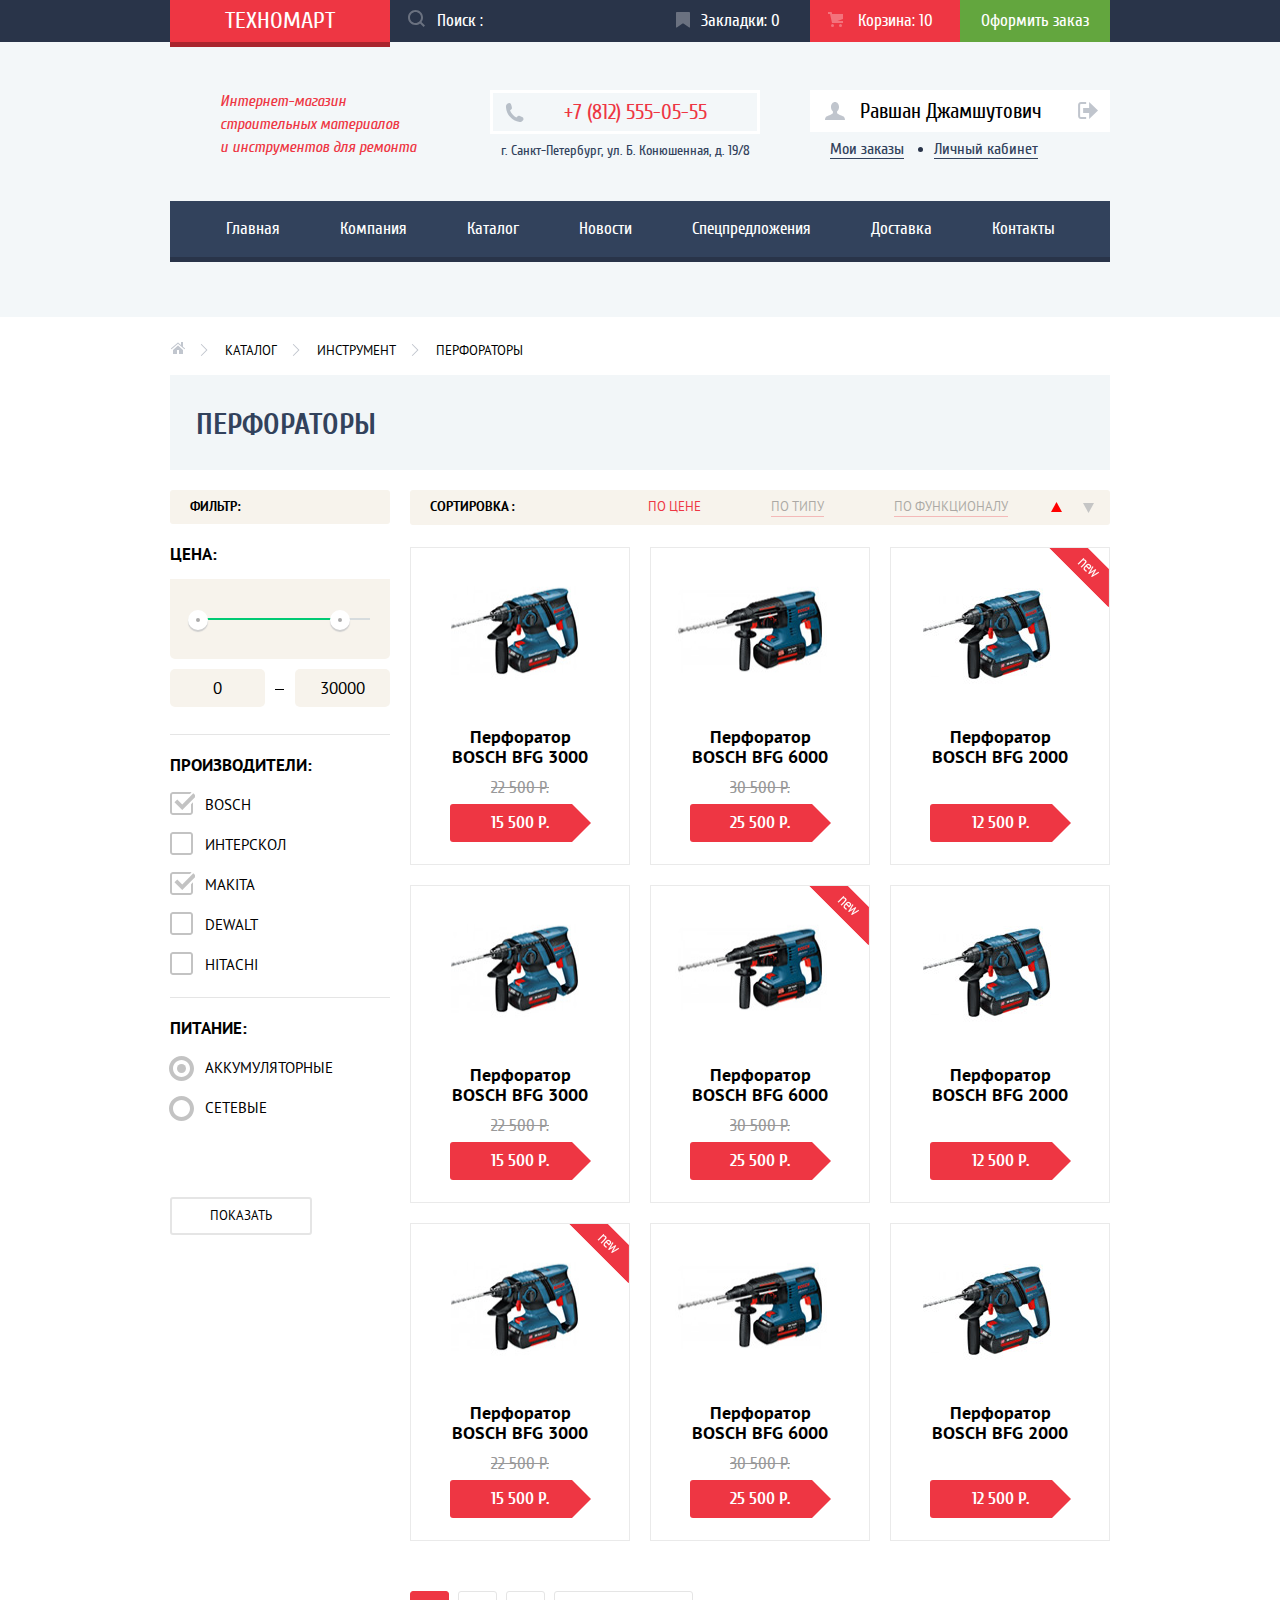
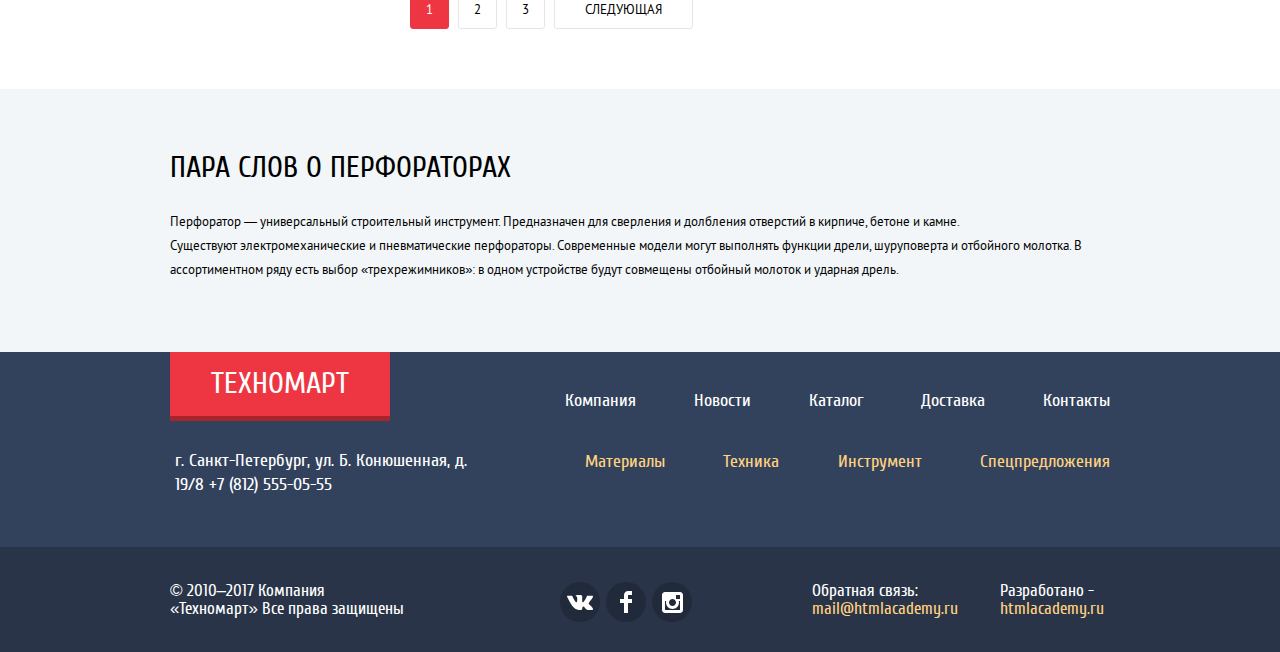
<file: catalog.html>
<!DOCTYPE html>
<html lang="ru">

<head>
  <meta charset="utf-8">
  <title>Technomart-catalog</title>
  <link href="css/normalize.css" rel="stylesheet">
  <link href="css/style.min.css" rel="stylesheet">

</head>

<body>
  <header class="site-header site-header--inner">
    <h1 class="visually-hidden">Магазин строительных инструментов "Техномарт"</h1>
    <div class="site-header__wrapper">
      <div class="container">
        <nav class="site-header-nav">

          <div class="site-header__site-logo">
            <a href="index.html">Техномарт</a>
          </div>

          <ul class="navigation-header">

            <li class="navigation-header__item">
              <section class="search">
                <h2 class="visually-hidden">Поиск :</h2>

                <form class="search__form" action="https://echo.htmlacademy.ru" method="post">
                  <input type="search" class="search__input" id='search__input' name='search__input' placeholder="Поиск :">
                  <label class="search__label" for="search__input"></label>
                </form>

              </section>
            </li>

            <li class="navigation-header__item">
              <a class="navigation-header__link navigation-header__link--bookmarks" tabindex="0">
              Закладки: <span>0</span>
            </a>
            </li>

            <li class="navigation-header__item">
              <a class="navigation-header__link navigation-header__link--cart colorize" tabindex="0">
              Корзина: <span>10</span>
            </a>
            </li>

            <li class="navigation-header__item">
              <a class="navigation-header__link navigation-header__link--order" tabindex="0">
              Оформить заказ
            </a>
            </li>

          </ul>

        </nav>
      </div>
    </div>

    <div class="site-header__container">
      <div class="container">
        <p class="site-header__descr">
          Интернет-магазин строительных материалов <br>и инструментов для ремонта
        </p>

        <section class="header-contacts">
          <h2 class="visually-hidden">Контактная информация</h2>
          <div class="header-contacts__phone">
            <a href="tel:+78125550555">
              +7 (812) 555-05-55
            </a>
          </div>
          <p class="header-contacts__descr">г. Санкт-Петербург, ул. Б. Конюшенная, д. 19/8</p>
        </section>

        <section class="account">
          <h2 class="visually-hidden">Войти в аккаунт</h2>

          <div class="account__user account__user--unknown disable">
            <a class="account__link" href="#">Войти</a>
            <a class="account__link" href="#">Регистраций</a>
          </div>

          <div class="account__user account__user--verified ">
            <div class="account__username">
              <a class="account__user-profile" href="#" title="Профиль пользователя">Равшан Джамшутович</a>
              <a class="account__logout" href="#" title="Выйти">Выйти</a>
            </div>
            <ul class="account__list">
              <li class="account__item">
                <a href="#">Мои заказы</a>
              </li>

              <li class="account__item">
                <a href="#">Личный кабинет</a>
              </li>
            </ul>

          </div>
        </section>
      </div>
    </div>

    <nav class="site-nav">
      <h2 class="visually-hidden">Главная навигация</h2>
      <div class="container">
        <ul class="navigation">

          <li class="navigation__item">
            <a class="navigation__link" href="index.html" tabindex="0">Главная</a>
          </li>

          <li class="navigation__item">
            <a class="navigation__link" href="#" tabindex="0">Компания</a>
          </li>

          <li class="navigation__item">
            <a class="navigation__link" href="catalog.html" tabindex="0">Каталог</a>
          </li>

          <li class="navigation__item">
            <a class="navigation__link" href="#" tabindex="0">Новости</a>
          </li>

          <li class="navigation__item">
            <a class="navigation__link" href="#" tabindex="0">Спецпредложения</a>
          </li>

          <li class="navigation__item">
            <a class="navigation__link" href="#" tabindex="0">Доставка</a>
          </li>

          <li class="navigation__item">
            <a class="navigation__link" href="#" tabindex="0">Контакты</a>
          </li>

        </ul>
      </div>

    </nav>
  </header>

  <main class="site-main">
    <div class="container">

      <div class="breadcrumbs site-main__breadcrumbs">
        <ul class="breadcrumbs__list">
          <li class="breadcrumbs__item">
            <a class="breadcrumbs__link breadcrumbs__link--home" href='index.html'>Главная</a>
          </li>
          <li class="breadcrumbs__item">
            <a class="breadcrumbs__link" href='#'>Каталог</a>
          </li>
          <li class="breadcrumbs__item">
            <a class="breadcrumbs__link " href='#'>Инструмент</a>
          </li>
          <li class="breadcrumbs__item">
            <a class="breadcrumbs__link breadcrumbs__link--current" href='#'>Перфораторы</a>
          </li>
        </ul>
      </div>

      <h1 class="site-main__title">Перфораторы</h1>

      <div class="site-main__content">

        <section class="filter">
          <header class="filter__header">
            <h2 class="filter__title">Фильтр:</h2>
          </header>

          <form class="filter__form" action="https://echo.htmlacademy.ru" method="post">
            <fieldset class="filter__fieldset filter__fieldset--price">
              <legend class="filter__legend">Цена:</legend>
              <section class="range-filter filter__range-filter">
                <h2 class="visually-hidden">Фильтр по цене</h2>

                <div class="range-filter__controls">
                  <div class="range-filter__scale">
                    <div class="range-filter__bar"></div>
                  </div>

                  <div class="range-filter__toggle range-filter__toggle--min">min</div>
                  <div class="range-filter__toggle range-filter__toggle--max">max</div>
                </div>

                <div class="range-filter__price-controls">
                  <!--<label class="range-filter__label visually-hidden" for="price-min">Минимальное значение</label>-->
                  <label>Минимальное значение
                  <input class="range-filter__input" name="range-filter__input" type="text" value="0" id="price-min">
                </label>

                  <!--<label class="range-filter__label visually-hidden" for="price-max">Максимальное значение</label>-->
                  <label>Максимальное значение
                  <input class="range-filter__input" name="range-filter__input" type="text" value="30000" id="price-max">
                </label>

                </div>
              </section>
            </fieldset>

            <fieldset class="filter__fieldset filter__fieldset--producers">
              <legend class="filter__legend">Производители:</legend>
              <ul class="filter__list">
                <li class="filter__item">
                  <input type="checkbox" class="filter__input filter__input--checkbox visually-hidden" name="producer-1" id="producer-1" checked>
                  <label class="filter__label filter__label--checkbox" for="producer-1">bosch</label>
                </li>

                <li class="filter__item">
                  <input type="checkbox" class="filter__input filter__input--checkbox visually-hidden" name="producer-2" id="producer-2">
                  <label class="filter__label filter__label--checkbox" for="producer-2">интерскол</label>
                </li>

                <li class="filter__item">
                  <input type="checkbox" class="filter__input filter__input--checkbox visually-hidden" name="producer-3" id="producer-3" checked>
                  <label class="filter__label filter__label--checkbox" for="producer-3">makita</label>
                </li>

                <li class="filter__item">
                  <input type="checkbox" class="filter__input filter__input--checkbox visually-hidden" name="producer-4" id="producer-4">
                  <label class="filter__label filter__label--checkbox" for="producer-4">dewalt</label>
                </li>

                <li class="filter__item">
                  <input type="checkbox" class="filter__input filter__input--checkbox visually-hidden" name="producer-5" id="producer-5">
                  <label class="filter__label filter__label--checkbox" for="producer-5">hitachi</label>
                </li>

              </ul>

            </fieldset>

            <fieldset class="filter__fieldset filter__fieldset--power">
              <legend class="filter__legend">Питание:</legend>

              <ul class="filter__list">

                <li class="filter__item">
                  <input type="radio" class="filter__input filter__input--radio visually-hidden" name="power" id="power-1" checked>
                  <label class="filter__label filter__label--radio" for="power-1">аккумуляторные</label>
                </li>

                <li class="filter__item">
                  <input type="radio" class="filter__input filter__input--radio visually-hidden" name="power" id="power-2">
                  <label class="filter__label filter__label--radio" for="power-2">сетевые</label>
                </li>

              </ul>

            </fieldset>

            <button class="btn-empty  filter__btn">Показать</button>
          </form>
        </section>

        <section class="sort">
          <header class="sort__header">
            <h2 class="sort__title">Сортировка :</h2>

            <ul class="sort__list">
              <li class="sort__item">
                <a class="sort__link sort__link--active" href="#">По цене</a>
              </li>

              <li class="sort__item">
                <a class="sort__link" href="#">По типу</a>
              </li>

              <li class="sort__item">
                <a class="sort__link" href="#">По функционалу</a>
              </li>
            </ul>

            <div class="sort__arrows">
              <a class="sort__arrow sort__arrow--up active" href="#">вверх
                <svg version="1.1"  xmlns="http://www.w3.org/2000/svg" xmlns:xlink="http://www.w3.org/1999/xlink" x="0px" y="0px"
                	 width="11px" height="10px" viewBox="0 0 11 10" enable-background="new 0 0 11 10" xml:space="preserve">
                <polyline id="triangle" fill="#c5c5c5" points="5.5,10 0,0 11,0 "/>
                </svg>
              </a>
              <a class="sort__arrow sort__arrow--down" href="#">вниз
                <svg version="1.1"  xmlns="http://www.w3.org/2000/svg" xmlns:xlink="http://www.w3.org/1999/xlink" x="0px" y="0px"
                	 width="11px" height="10px" viewBox="0 0 11 10" enable-background="new 0 0 11 10" xml:space="preserve">
                <polyline id="triangle_1" fill="#c5c5c5" points="5.5,10 0,0 11,0 "/>
                </svg>
              </a>
            </div>
          </header>

          <section class="goods goods--inner-page">
            <h2 class="visually-hidden">Товары из раздела : перфораторы</h2>
            <div class="goods__inner">

              <article class="product">
                <h2 class="visually-hidden">Товары : Перфоратор BOSCH BFG 3000</h2>
                <div class="product__action">
                  <a href="#" class="btn-product btn-product--buy">Купить</a>
                  <a href="#" class="btn-product btn-product--bookmark">В закладки</a>
                </div>

                <div class="product__img">
                  <a href="#">
                    <img src="img/bfg_3.jpg" width="220" height="160" alt="bfg_3">
                  </a>
                </div>

                <div class="product__descr">Перфоратор BOSCH BFG 3000</div>
                <div class="product__discount">22 500 Р.</div>
                <div class="btn-custom product__price">15 500 Р.</div>
              </article>

              <article class="product ">
                <h2 class="visually-hidden">Товары : Перфоратор BOSCH BFG 6000</h2>
                <div class="product__action">
                  <a href="#" class="btn-product btn-product--buy">Купить</a>
                  <a href="#" class="btn-product btn-product--bookmark">В закладки</a>
                </div>

                <div class="product__img">
                  <a href="#">
                    <img src="img/bfg_6.jpg" width="220" height="160" alt="bfg_6">
                  </a>
                </div>

                <p class="product__descr">Перфоратор BOSCH BFG 6000</p>
                <div class="product__discount">30 500 Р.</div>
                <div class="btn-custom product__price">25 500 Р.</div>
              </article>

              <article class="product product--new">
                <h2 class="visually-hidden">Товары : Перфоратор BOSCH BFG 2000</h2>
                <div class="product__action">
                  <a href="#" class="btn-product btn-product--buy">Купить</a>
                  <a href="#" class="btn-product btn-product--bookmark">В закладки</a>
                </div>

                <div class="product__img">
                  <a href="#">
                    <img src="img/bfg_2.jpg" width="220" height="160" alt="bfg_2">
                  </a>
                </div>

                <p class="product__descr">Перфоратор BOSCH BFG 2000</p>
                <div class="btn-custom product__price">12 500 Р.</div>
              </article>

              <article class="product">
                <h2 class="visually-hidden">Товары : Перфоратор BOSCH BFG 3000</h2>
                <div class="product__action">
                  <a href="#" class="btn-product btn-product--buy">Купить</a>
                  <a href="#" class="btn-product btn-product--bookmark">В закладки</a>
                </div>

                <div class="product__img">
                  <a href="#">
                    <img src="img/bfg_3.jpg" width="220" height="160" alt="bfg_3">
                  </a>
                </div>

                <p class="product__descr">Перфоратор BOSCH BFG 3000</p>
                <div class="product__discount">22 500 Р.</div>
                <div class="btn-custom product__price">15 500 Р.</div>
              </article>

              <article class="product product--new">
                <h2 class="visually-hidden">Товары : Перфоратор BOSCH BFG 6000</h2>
                <div class="product__action">
                  <a href="#" class="btn-product btn-product--buy">Купить</a>
                  <a href="#" class="btn-product btn-product--bookmark">В закладки</a>
                </div>

                <div class="product__img">
                  <a href="#">
                    <img src="img/bfg_6.jpg" width="220" height="160" alt="bfg_6">
                  </a>
                </div>

                <p class="product__descr">Перфоратор BOSCH BFG 6000</p>
                <div class="product__discount">30 500 Р.</div>
                <div class="btn-custom product__price">25 500 Р.</div>
              </article>

              <article class="product">
                <h2 class="visually-hidden">Товары : Перфоратор BOSCH BFG 2000</h2>
                <div class="product__action">
                  <a href="#" class="btn-product btn-product--buy">Купить</a>
                  <a href="#" class="btn-product btn-product--bookmark">В закладки</a>
                </div>

                <div class="product__img">
                  <a href="#">
                    <img src="img/bfg_2.jpg" width="220" height="160" alt="bfg_2">
                  </a>
                </div>

                <p class="product__descr">Перфоратор BOSCH BFG 2000</p>
                <div class="btn-custom product__price">12 500 Р.</div>
              </article>

              <article class="product product--new">
                <h2 class="visually-hidden">Товары : Перфоратор BOSCH BFG 3000</h2>
                <div class="product__action">
                  <a href="#" class="btn-product btn-product--buy">Купить</a>
                  <a href="#" class="btn-product btn-product--bookmark">В закладки</a>
                </div>

                <div class="product__img">
                  <a href="#">
                    <img src="img/bfg_3.jpg" width="220" height="160" alt="bfg_3">
                  </a>
                </div>

                <p class="product__descr">Перфоратор BOSCH BFG 3000</p>
                <div class="product__discount">22 500 Р.</div>
                <div class="btn-custom product__price">15 500 Р.</div>
              </article>

              <article class="product">
                <h2 class="visually-hidden">Товары : Перфоратор BOSCH BFG 6000</h2>
                <div class="product__action">
                  <a href="#" class="btn-product btn-product--buy">Купить</a>
                  <a href="#" class="btn-product btn-product--bookmark">В закладки</a>
                </div>

                <div class="product__img">
                  <a href="#">
                    <img src="img/bfg_6.jpg" width="220" height="160" alt="bfg_6">
                  </a>
                </div>

                <p class="product__descr">Перфоратор BOSCH BFG 6000</p>
                <div class="product__discount">30 500 Р.</div>
                <div class="btn-custom product__price">25 500 Р.</div>
              </article>

              <article class="product">
                <h2 class="visually-hidden">Товары : Перфоратор BOSCH BFG 2000</h2>
                <div class="product__action">
                  <a href="#" class="btn-product btn-product--buy">Купить</a>
                  <a href="#" class="btn-product btn-product--bookmark">В закладки</a>
                </div>

                <div class="product__img">
                  <a href="#">
                    <img src="img/bfg_2.jpg" width="220" height="160" alt="bfg_2">
                  </a>
                </div>

                <p class="product__descr">Перфоратор BOSCH BFG 2000</p>
                <div class="btn-custom product__price">12 500 Р.</div>
              </article>
            </div>
          </section>

          <section class="pagination site-main__pagination">
            <h2 class="visually-hidden">Переход на следущую страницу каталога</h2>

            <ul class="pagination__list">

              <li class="pagination__item">
                <a href="#" class="pagination__btn pagination__btn--active">1</a>
              </li>

              <li class="pagination__item">
                <a href="#" class="pagination__btn">2</a>
              </li>

              <li class="pagination__item">
                <a href="#" class="pagination__btn">3</a>
              </li>

              <li class="pagination__item">
                <a href="#" class="pagination__btn pagination__btn--next">следующая</a>
              </li>

            </ul>
          </section>
        </section>
      </div>
    </div>

    <section class="product-info">
      <div class="container">
        <h2 class="product-info__title">Пара слов о перфораторах</h2>
        <p class="product-info__descr">Перфоратор — универсальный строительный инструмент. Предназначен для сверления и долбления отверстий в кирпиче, бетоне и камне.<br> Существуют электромеханические и пневматические перфораторы. Современные модели могут выполнять функции дрели,
          шуруповерта и отбойного молотка. В <br> ассортиментном ряду есть выбор «трехрежимников»: в одном устройстве будут совмещены отбойный молоток и ударная дрель.</p>
      </div>
    </section>

  </main>

  <footer class="site-footer site-footer--inner">
    <div class="site-footer__wrapper">
      <div class="container">
        <div class="site-footer__container">
          <div class="site-footer__inner">
            <div class="site-footer__site-logo">
              <a href="index.html">Техномарт</a>
            </div>

            <p class="site-footer__descr">г. Санкт-Петербург, ул. Б. Конюшенная, д. 19/8
              <a href="tel:+78125550555">
              +7 (812) 555-05-55
            </a>
            </p>
          </div>

          <nav class="site-footer-nav">
            <ul class="navigation-footer">
              <li class="navigation-footer__item">
                <a class="navigation-footer__link" href="index.html" tabindex="0">Компания</a>
              </li>

              <li class="navigation-footer__item">
                <a class="navigation-footer__link" href="#" tabindex="0">Новости</a>
              </li>

              <li class="navigation-footer__item">
                <a class="navigation-footer__link" href="catalog.html" tabindex="0">Каталог</a>
              </li>

              <li class="navigation-footer__item">
                <a class="navigation-footer__link" href="#" tabindex="0">Доставка</a>
              </li>

              <li class="navigation-footer__item">
                <a class="navigation-footer__link" href="#" tabindex="0">Контакты</a>
              </li>

              <li class="navigation-footer__item navigation-footer__item--margin">
                <a class="navigation-footer__link navigation-footer__link--gold" href="#" tabindex="0">Материалы</a>
              </li>

              <li class="navigation-footer__item">
                <a class="navigation-footer__link navigation-footer__link--gold" href="#" tabindex="0">Техника</a>
              </li>

              <li class="navigation-footer__item">
                <a class="navigation-footer__link navigation-footer__link--gold" href="#" tabindex="0">Инструмент</a>
              </li>

              <li class="navigation-footer__item">
                <a class="navigation-footer__link navigation-footer__link--gold" href="#" tabindex="0">Спецпредложения</a>
              </li>

            </ul>
          </nav>
        </div>
      </div>
    </div>
    <div class="container">

      <p class="site-footer__copygight">© 2010–2017 Компания «Техномарт» Все права защищены</p>

      <div class="site-footer__social social">
        <ul class="social__list">

          <li class="social__item">
            <a class="social__link social__link--vk" href="#">VK</a>
          </li>

          <li class="social__item">
            <a class="social__link social__link--facebook" href="#">Facebook</a>
          </li>

          <li class="social__item">
            <a class="social__link social__link--instagram" href="#">Instagram</a>
          </li>

        </ul>
      </div>

      <div class="site-footer__feedback">
        Обратная связь:
        <a href="#">mail@htmlacademy.ru</a>
      </div>

      <div class="site-footer__feedback">
        Разработано -
        <a href="https://htmlacademy.ru/intensive/htmlcss">htmlacademy.ru</a>
      </div>

    </div>

  </footer>

  <section class="popup popup--cart">
    <h2 class="visually-hidden">Добавление товара в корзину</h2>
    <button class="popup__close popup__close--cart" type="button" title="Закрыть">Закрыть</button>
    <div class="container">
      <p class="popup__descr">Товар добавлен в корзину!</p>
    </div>
    <div class="popup__action">
      <div class="container">
        <button class="btn-original btn-original--cart" type="button">Оформить заказ</button>
        <button class="btn-original btn-original--cart colorize-white continue" type="button">Продолжить покупки</button>
      </div>
    </div>
  </section>

  <script src="js/script.min.js"></script>

</body>

</html>
</file>
<file: css/style.min.css>
@-webkit-keyframes bounce{0%{-webkit-transform:translateY(-2000px);transform:translateY(-2000px)}70%{-webkit-transform:translateY(30px);transform:translateY(30px)}90%{-webkit-transform:translateY(-10px);transform:translateY(-10px)}to{-webkit-transform:translateY(0);transform:translateY(0)}}@keyframes bounce{0%{-webkit-transform:translateY(-2000px);transform:translateY(-2000px)}70%{-webkit-transform:translateY(30px);transform:translateY(30px)}90%{-webkit-transform:translateY(-10px);transform:translateY(-10px)}to{-webkit-transform:translateY(0);transform:translateY(0)}}@-webkit-keyframes shake{0%,to{-webkit-transform:translateX(0);transform:translateX(0)}10%,30%,50%,70%,90%{-webkit-transform:translateX(-10px);transform:translateX(-10px)}20%,40%,60%,80%{-webkit-transform:translateX(10px);transform:translateX(10px)}}@keyframes shake{0%,to{-webkit-transform:translateX(0);transform:translateX(0)}10%,30%,50%,70%,90%{-webkit-transform:translateX(-10px);transform:translateX(-10px)}20%,40%,60%,80%{-webkit-transform:translateX(10px);transform:translateX(10px)}}@font-face{font-family:"Cuprum";src:url(../fonts/cuprum.woff2) format("woff2"),url(../fonts/cuprum.woff) format("woff");font-weight:400;font-style:normal}@font-face{font-family:"Cuprum";src:url(../fonts/cuprumbold.woff2) format("woff2"),url(../fonts/cuprumbold.woff) format("woff");font-weight:700;font-style:normal}@font-face{font-family:"Cuprum";src:url(../fonts/cuprumbolditalic.woff2) format("woff2"),url(../fonts/cuprumbolditalic.woff) format("woff");font-weight:700;font-style:italic}@font-face{font-family:"Cuprum";src:url(../fonts/cuprumitalic.woff2) format("woff2"),url(../fonts/cuprumitalic.woff) format("woff");font-weight:400;font-style:italic}@font-face{font-family:"PT Sans";src:url(../fonts/ptsans.woff2) format("woff2"),url(../fonts/ptsans.woff) format("woff");font-weight:400;font-style:normal}@font-face{font-family:"PT Sans";src:url(../fonts/ptsansbold.woff2) format("woff2"),url(../fonts/ptsansbold.woff) format("woff");font-weight:700;font-style:normal}.visually-hidden:not(:focus):not(:active),input[type=checkbox].visually-hidden,input[type=radio].visually-hidden{position:absolute;width:1px;height:1px;margin:-1px;border:0;padding:0;white-space:nowrap;-webkit-clip-path:inset(100%);clip-path:inset(100%);clip:rect(0 0 0 0);overflow:hidden}body{margin:0;padding:0;font-family:"Cuprum",Arial,sans-serif;font-size:17px;line-height:18px;font-weight:400;color:#fff;background-color:#fff;min-width:1200px}a{text-decoration:none}.site-header__wrapper{width:100%;background-color:#293449}.site-header{padding-bottom:60px;margin-bottom:62px;background-color:#f3f7f9}.site-header--inner{margin-bottom:0}.site-header__site-logo a{font-size:24px;line-height:24px;text-transform:uppercase;text-decoration:none;color:#fff}.site-header__descr{margin:0;padding:0;width:203px;font-style:italic;font-size:16px;line-height:23px;font-weight:400;color:#ee3643}.header-contacts{width:270px;margin-left:67px;text-align:center}.header-contacts__phone{position:relative;padding:10px 10px 10px 30px;font-size:21px;line-height:18px;color:#ee3643;border:3px solid #fff;-webkit-box-sizing:border-box;box-sizing:border-box}.header-contacts__phone a{color:inherit}.header-contacts__phone::before{content:"";display:block;position:absolute;top:10px;left:12px;width:25px;height:25px;background-image:url(../img/phone.svg);background-repeat:no-repeat}.header-contacts__descr{padding:0;margin:5px 0 0;font-size:14px;line-height:24px;color:#32425c}.site-header__site-logo{position:relative;width:220px;text-align:center;padding:9px;-webkit-box-sizing:border-box;box-sizing:border-box;background-color:#ee3643}.site-footer__site-logo:focus,.site-footer__site-logo:hover,.site-header__site-logo:focus,.site-header__site-logo:hover{outline:0;background-color:#ca2c37}.site-footer__site-logo:active,.site-header__site-logo:active{background-color:#ba2732}.navigation ::after,.site-header__site-logo::after{content:'';position:absolute;width:220px;height:5px;left:0;bottom:-5px;background-color:#a9252e}.navigation,.site-header__container .container{display:-webkit-box;display:-ms-flexbox;display:flex}.site-header__container .container{padding-left:50px;padding-top:48px;padding-bottom:38px;-webkit-box-sizing:border-box;box-sizing:border-box;-webkit-box-pack:start;-ms-flex-pack:start;justify-content:flex-start}.navigation,.navigation-footer,.navigation-header{margin:0;padding:0;list-style:none}.navigation{position:relative;-webkit-box-pack:center;-ms-flex-pack:center;justify-content:center;background-color:#32425c}.navigation ::after{width:100%;background-color:#293449}.navigation__link{display:block;padding:19px 30px;font:inherit;color:inherit}.navigation__link:focus,.navigation__link:hover{outline:0;background-color:#293449}.navigation__link:active{opacity:.5;background-color:#1d2739}.navigation-footer__link{font-size:18px;line-height:24px;color:inherit}.navigation-footer__link:focus,.navigation-footer__link:hover{outline:0;border-bottom:1px solid #fff}.navigation-footer__link:active{border-bottom:none;opacity:.5}.navigation-footer__link--gold{color:#ffd180}.navigation-footer__link--gold:focus,.navigation-footer__link--gold:hover{outline:0;border-bottom:1px solid #ffd180}.navigation-footer__link--gold:active{border-bottom:none;opacity:.5}.navigation-header{display:-webkit-box;display:-ms-flexbox;display:flex}.navigation-header__link{position:relative;display:block;width:150px;padding:12px 5px 12px 26px;-webkit-box-sizing:border-box;box-sizing:border-box;text-align:center;cursor:pointer}.navigation-header__link--order{padding:12px 5px;background-color:#63a63e}.navigation-header__link--bookmarks{width:160px}.navigation-header__link--bookmarks::before,.navigation-header__link--cart::before{content:"";display:block;position:absolute;top:12px;left:26px;width:25px;height:25px;background-image:url(../img/bookmark.svg);opacity:.3;background-repeat:no-repeat}.navigation-header__link--cart::before{left:18px;background-image:url(../img/cart.svg)}.navigation-header__link--bookmarks:focus::before,.navigation-header__link--bookmarks:hover::before,.navigation-header__link--cart:focus::before,.navigation-header__link--cart:hover::before{opacity:1}.navigation-header__link--bookmarks:active::before,.navigation-header__link--cart:active::before{opacity:.5}.navigation-header__link--bookmarks:focus,.navigation-header__link--bookmarks:hover,.navigation-header__link--cart:focus,.navigation-header__link--cart:hover{outline:0;background-color:#212a3a}.navigation-header__link--bookmarks:active,.navigation-header__link--cart:active{background-color:#161d29}.navigation-header__link--order:focus,.navigation-header__link--order:hover{outline:0;background-color:#5fbb2d}.navigation-header__link--order:active{background-color:#518534;opacity:.5}.site-header-nav{display:-webkit-box;display:-ms-flexbox;display:flex}.search__form{position:relative;margin:0;padding:0}.search{width:260px;-webkit-box-sizing:border-box;box-sizing:border-box}.search__input{width:100%;padding:12px 10px 12px 47px;font:inherit;background-color:transparent;border:0;color:#000}.search__label{position:absolute;display:block;top:10px;left:18px;width:25px;height:25px;background-image:url(../img/search.svg);opacity:.3;background-repeat:no-repeat;z-index:10}.search__input:hover+.search__label{opacity:1}.search__input:hover{outline:0;background-color:#212a3a}.search__input:focus{background-color:#fff;outline:0}.search__input:focus+.search__label{background-image:url(../img/search-hover.svg);opacity:1}.search__input::-webkit-input-placeholder{color:#fff}.search__input:-ms-input-placeholder,.search__input::-ms-input-placeholder{color:#fff}.search__input::placeholder{color:#fff}.search__input:focus::-webkit-input-placeholder{color:#000}.search__input:focus:-ms-input-placeholder,.search__input:focus::-ms-input-placeholder{color:#000}.search__input:focus::placeholder{color:#000}.account{width:300px;margin-left:auto}.account__user--unknown{display:-webkit-box;display:-ms-flexbox;display:flex;-webkit-box-pack:justify;-ms-flex-pack:justify;justify-content:space-between;padding-left:20px}.account__link{display:block;padding:12px 24px;font-size:21px;line-height:18px;color:#000;text-decoration:none;background-color:#fff}.account__link__enter{position:relative;padding-top:12px;padding-right:25px;padding-left:45px}.account__link__enter::before{content:'';position:absolute;display:block;top:11px;left:11px;width:25px;height:25px;background-image:url(../img/login.svg);opacity:.3;background-repeat:no-repeat}.account__link:focus::before,.account__link:hover::before{opacity:1}.account__link:hover{color:#ee3643}.account__link:active{color:#000;opacity:.3}.account__username{padding:12px 15px 12px 50px;font-size:21px;line-height:18px;background-color:#fff;-webkit-box-sizing:border-box;box-sizing:border-box}.account__user-profile,.account__username{position:relative;color:#000}.account__logout,.account__user-profile::before{position:absolute;width:25px;height:25px;opacity:.3;background-repeat:no-repeat}.account__user-profile::before{content:'';display:block;left:-35px;top:3px;background-image:url(../img/user.svg)}.account__user-profile:hover::before{opacity:1}.account__user-profile:active{opacity:.3}.account__logout{font-size:0;background-color:transparent;background-image:url(../img/logout.svg);top:12px;right:8px}.account__logout:focus,.account__logout:hover{outline:0;opacity:1}.account__logout:active{opacity:.3}.account__list{display:-webkit-box;display:-ms-flexbox;display:flex;margin:8px 0 0;padding:0 0 0 20px;list-style:none}.account__item{position:relative;padding-right:30px}.account__item:first-of-type::after{content:'';position:absolute;display:block;top:7px;right:11px;width:5px;height:5px;border-radius:50%;background-color:#293449}.account__item a{font-size:16px;color:#32425c;border-bottom:1px solid #32425c}.account__item a:focus,.account__item a:hover{outline:0;color:#ee3643;border-bottom:1px solid #ee3643}.account__item a:active{color:#ee3643;border-bottom:1px solid #ee3643;opacity:.3}.site-main__content{display:-webkit-box;display:-ms-flexbox;display:flex;-webkit-box-pack:justify;-ms-flex-pack:justify;justify-content:space-between}.site-main__title{padding:35px 0 30px 26px;margin:0 0 20px;font-size:30px;line-height:30px;text-transform:uppercase;color:#32425c;background-color:#f2f6f8}.breadcrumbs__list{display:-webkit-box;display:-ms-flexbox;display:flex;-webkit-box-pack:start;-ms-flex-pack:start;justify-content:flex-start;margin:0;padding:0;text-transform:uppercase;list-style:none}.breadcrumbs__link{display:block;padding-top:25px;padding-bottom:15px;padding-right:30px;font-family:"PT Sans",Arial,sans-serif;font-size:13px;line-height:18px;color:#000}.breadcrumbs__item{position:relative}.breadcrumbs__item:not(:first-child){margin-left:10px}.breadcrumbs__item:not(:last-child) .breadcrumbs__link::after{content:'';position:absolute;display:block;width:15px;height:15px;background-image:url(../img/arrow_sm.svg);top:27px;right:0;background-repeat:no-repeat}.breadcrumbs__link--home{padding-right:45px;font-size:0;background-image:url(../img/home.svg);background-position:0 25px;background-repeat:no-repeat}.groups{position:relative;width:300px;height:123px;padding:22px;-webkit-box-sizing:border-box;box-sizing:border-box}.groups--materials{background-color:#ffbf47}.groups--equipment::after,.groups--instruments::after,.groups--materials::after,.groups--materials::before{content:'';position:absolute;display:block;top:0;right:0;width:60px;height:65px;background-image:url(../img/flag.png);background-repeat:no-repeat}.groups--equipment::after,.groups--instruments::after,.groups--materials::after{top:30px;right:45px;width:44px;background-image:url(../img/bank.svg)}.groups--instruments{background-color:#3bbce3}.groups--equipment::after,.groups--instruments::after{top:32px;right:30px;width:75px;height:61px;background-image:url(../img/drill.svg)}.groups--equipment{background-color:#dc91d8}.groups--equipment::after{top:30px;width:78px;height:62px;background-image:url(../img/tractor.svg)}.groups--discount{background-color:#8ed78f}.groups--delivery::after,.groups--discount::after,.slider-custom__toggles::after{content:'';position:absolute;display:block;top:25px;right:45px;width:59px;height:72px;background-image:url(../img/big_cart.svg);background-repeat:no-repeat}.groups--delivery{background-color:#ffc047}.groups--delivery::after,.slider-custom__toggles::after{top:30px;right:30px;width:78px;height:63px;background-image:url(../img/car.svg)}.groups__title{margin:0;padding:0;font-size:24px;line-height:30px;font-weight:700}.groups__btn{margin-top:10px;margin-left:5px}.slider{position:relative;width:620px;height:265px}.slider__descr{margin:0;padding:0;font-size:36px;line-height:30px;font-weight:700;text-transform:uppercase}.slider__descr span{display:block;margin-top:5px;font-family:"PT Sans",Arial,sans-serif;font-size:18px;line-height:24px;font-weight:400;color:#fff;text-transform:none}.slider__slide{position:relative;min-height:265px;padding:25px;-webkit-box-sizing:border-box;box-sizing:border-box}.slider__btn{position:absolute;bottom:23px}.slider-custom__content{display:-webkit-box;display:-ms-flexbox;display:flex;-webkit-box-pack:justify;-ms-flex-pack:justify;justify-content:space-between}.slider-custom__slide{width:630px;height:285px;-webkit-box-sizing:border-box;box-sizing:border-box}.slider-custom__toggles{position:relative;width:240px}.slider-custom__toggles::after{height:250px;width:15px;top:-25px;right:-5px;background-image:url(../img/shadow.png);background-position:0 0;z-index:20}.slider-custom__list{margin:0;padding:0;list-style:none}.slider-custom__toggle{background-color:#32425c;border-top:1px solid #405069;border-bottom:1px solid #293449;display:block;padding:15px 21px;font-size:21px;line-height:30px;font-weight:700}.slider-custom__toggle:focus,.slider-custom__toggle:hover{outline:0;background-color:#293449}.slider-custom__title{padding:0;margin:5px 0 32px;font-size:36px;line-height:24px;text-transform:uppercase;color:#32425c}.slider-custom__descr{margin:0;padding:0;width:275px;font-family:"PT Sans",Arial,sans-serif;font-size:13px;line-height:24px;text-align:left;color:#000}.slider-custom__btn{margin-top:25px}#custom-slide_2 .slider-custom__descr{width:380px}#custom-slide_3 .slider-custom__descr{width:282px}.range-filter__price-controls label,.slider__arrow,.slider__toggle{font-size:0}.slider__toggles{position:absolute;bottom:26px;left:295px;z-index:10}.slider__toggle{display:inline-block;width:6px;height:6px;margin-right:6px;vertical-align:top;background-color:#fff;border:2px solid #fff;border-radius:50%;cursor:pointer}.slider__arrow{position:absolute;display:block;width:22px;height:40px;top:114px;z-index:10}.slider__arrow--prev{left:25px;background:url(../img/arrow-left.svg) no-repeat}.slider__arrow--next{right:20px;background:url(../img/arrow-right.svg) no-repeat}.slider-custom__slide,.slider__slide{display:none}.slider__slide:nth-child(1),.slider__slide:nth-child(2){background-image:url(../img/slider_bg_1.jpg);background-repeat:no-repeat;background-position:top center}.slider__slide:nth-child(2){background-image:url(../img/slider_bg_2.jpg)}#btn_1:checked~.slider__slides #slide-1,#btn_2:checked~.slider__slides #slide-2,#param_1:checked~.slider-custom__content #custom-slide_1,#param_2:checked~.slider-custom__content #custom-slide_2,#param_3:checked~.slider-custom__content #custom-slide_3{display:block}#btn_1:checked~.slider__toggles label[for=btn_1],#btn_2:checked~.slider__toggles label[for=btn_2]{background:red}#param_1:checked~.slider-custom__content label[for=param_1],#param_2:checked~.slider-custom__content label[for=param_2],#param_3:checked~.slider-custom__content label[for=param_3]{background-color:#fff;border-bottom:1px solid #fff;border-top:1px solid #fff;color:#32425c}#custom-slide_1{background-image:url(../img/delivery.jpg);background-repeat:no-repeat;background-position:152px 25px}#custom-slide_2,#custom-slide_3{background-image:url(../img/guarantee.jpg);background-repeat:no-repeat;background-position:240px 5px}#custom-slide_3{background-image:url(../img/credit.jpg);background-position:165px 0}.services{padding-top:70px;margin-bottom:82px;background-color:#f4f8f9}.services__slider-custom{margin-top:65px}.services__descr,.services__title{padding:0;line-height:24px;color:#000}.services__title{text-transform:uppercase;margin:0 0 30px;font-size:30px}.services__descr{width:400px;margin:0;font-family:"PT Sans",Arial,sans-serif;font-size:13px;font-weight:400}.goods__title,.producers__title{margin:0;padding:0;font-size:30px;line-height:30px;text-transform:uppercase;color:#32425c}.goods__inner{display:-webkit-box;display:-ms-flexbox;display:flex;-webkit-box-pack:justify;-ms-flex-pack:justify;justify-content:space-between;-ms-flex-wrap:wrap;flex-wrap:wrap;margin:18px 0 20px}.goods--inner-page .goods__inner{margin-top:22px}.goods__item{margin-bottom:25px}.goods__btn,.producers__btn{margin-top:-3px}.goods__header,.producers__header{-webkit-box-pack:justify;-ms-flex-pack:justify;justify-content:space-between;-ms-flex-line-pack:center;align-content:center;padding:30px 27px;background-color:#f9f5f0}.goods__header,.producers__content,.producers__header,.producers__item{display:-webkit-box;display:-ms-flexbox;display:flex}.producers__content{-ms-flex-wrap:wrap;flex-wrap:wrap;margin-top:20px;padding-bottom:65px;-webkit-box-pack:justify;-ms-flex-pack:justify;justify-content:space-between}.producers__item{-webkit-box-align:center;-ms-flex-align:center;align-items:center;-webkit-box-pack:center;-ms-flex-pack:center;justify-content:center;width:218px;height:142px;margin-bottom:20px;border:1px solid #eaeaea}.producers__item:hover{-webkit-box-shadow:0 10px 25px 0 rgba(41,52,73,.5);box-shadow:0 10px 25px 0 rgba(41,52,73,.5)}.producers__item:active{-webkit-box-shadow:0 4px 10px 0 rgba(41,52,73,.5);box-shadow:0 4px 10px 0 rgba(41,52,73,.5);opacity:.3}.product-groups{min-height:410px;margin-bottom:52px}.product-groups__slider{margin-top:20px}.delivery .container,.product-groups .container,.product-groups__wrapper{display:-webkit-box;display:-ms-flexbox;display:flex}.delivery .container,.product-groups .container,.product-groups__wrapper--left,.product-groups__wrapper--right{-webkit-box-pack:justify;-ms-flex-pack:justify;justify-content:space-between}.product-groups__wrapper--left{-ms-flex-wrap:wrap;flex-wrap:wrap;width:620px}.product-groups__wrapper--right{width:300px;-webkit-box-orient:vertical;-webkit-box-direction:normal;-ms-flex-direction:column;flex-direction:column}.product,.product__descr{width:220px;box-sizing:border-box}.product{display:-webkit-box;display:-ms-flexbox;display:flex;-webkit-box-orient:vertical;-webkit-box-direction:normal;-ms-flex-direction:column;flex-direction:column;height:318px;text-align:center;-webkit-box-align:center;-ms-flex-align:center;align-items:center;padding-bottom:22px;background-color:#fff;-webkit-box-sizing:border-box}.product--new::after{content:'';position:absolute;top:0;right:0;display:block;height:60px;width:60px;background-image:url(../img/flag.png);background-repeat:no-repeat;z-index:20}.product__descr{margin:0 0 12px;padding:15px 30px 0;font-family:"PT Sans",Arial,sans-serif;font-size:18px;line-height:20px;font-weight:700;color:#000}.product__discount{color:#999;text-decoration:line-through}.delivery__companies{width:540px;min-height:370px}.delivery__contacts{width:300px;min-height:370px}.delivery__descr,.delivery__title{padding:0;line-height:24px;color:#000}.delivery__title{text-transform:uppercase;margin:0 0 30px;font-size:30px}.delivery__descr{margin:0 0 25px;font-family:"PT Sans",Arial,sans-serif;font-size:13px}.delivery__descr:nth-of-type(2){width:390px;margin-bottom:20px}.delivery__descr--short{width:180px;margin-bottom:30px}.delivery__list{margin:0;padding:0 0 0 35px;list-style:none}.delivery__item{position:relative;margin-bottom:20px;font-size:18px;line-height:20px;color:#000}.delivery__item::before,.filter__label::before{position:absolute;display:block;left:-35px;width:25px}.delivery__item::before{background-color:#ee3643;content:'';top:8px;height:2px}.delivery__btn{margin-top:15px}.delivery__contacts .delivery__btn{margin-top:37px}.filter{width:220px}.filter__range-filter{margin-top:10px}.filter__fieldset{margin:0;padding:0 0 22px;border:0}.filter__fieldset--price{min-height:188px}.filter__fieldset--price,.filter__fieldset--producers{border-bottom:1px solid #e5e5e5}.filter__fieldset--power{min-height:160px}.filter__title,.sort__title{margin:0;padding:8px 20px;font-family:"PT Sans",Arial,sans-serif;font-size:13px;line-height:18px;color:#000;text-transform:uppercase}.sort__title{background-color:#f7f3ec;border-radius:5px}.filter__title,.sort__header{background-color:#f7f3ec;border-radius:3px}.filter__legend{padding-top:15px;font-family:"PT Sans",Arial,sans-serif;font-size:17px;line-height:30px;font-weight:700;color:#000;text-transform:uppercase}.filter__list{margin:0;padding:15px 35px 0;list-style:none}.filter__label{position:relative;display:block;font-family:"PT Sans",Arial,sans-serif;font-size:15px;line-height:20px;font-weight:400;color:#000;text-transform:uppercase}.filter__label::before{content:"";top:-3px;height:25px;background-repeat:no-repeat}.filter__label--checkbox::before{background-image:url(../img/checkbox-off.svg);opacity:.8}.filter__input--checkbox:checked+.filter__label--checkbox::before{background-image:url(../img/checkbox-on.svg);opacity:.8}.filter__input--checkbox:hover+.filter__label--checkbox::before{opacity:1}.filter__input--checkbox:disabled+.filter__label--checkbox::before{background-image:url(../img/radio-on.svg);opacity:.3}.filter__label--radio::before{left:-36px;top:-2px;background-image:url(../img/radio-off.svg);opacity:.8}.filter__input--radio:checked+.filter__label--radio::before{background-image:url(../img/radio-on.svg);opacity:.8}.filter__input--radio:disabled+.filter__label--radio::before{background-image:url(../img/radio-on.svg);opacity:.3}.filter__input--radio:hover+.filter__label--radio::before{opacity:1}.filter__item:not(:last-child){margin-bottom:20px}.filter__btn{border:0;background-color:inherit;margin-top:17px}.range-filter__controls{position:relative;height:41px;padding-top:39px;padding-right:20px;padding-left:20px;margin-bottom:10px;background-color:#f7f3ec;border-radius:0 0 5px 5px}.range-filter__scale{height:2px;background:#d7dcde}.range-filter__bar{width:80%;height:2px;background:#00ca74}.range-filter__toggle{position:absolute;top:31px;left:0;width:4px;height:4px;padding:0;border:8px solid #fff;background-color:#ababab;-webkit-box-shadow:0 2px 1px 0 #cfcfcf;box-shadow:0 2px 1px 0 #cfcfcf;border-radius:50%;font-size:0;cursor:pointer}.range-filter__toggle--min{left:18px}.range-filter__toggle--max{left:160px}.range-filter__price-controls{position:relative;display:-webkit-box;display:-ms-flexbox;display:flex;-webkit-box-pack:justify;-ms-flex-pack:justify;justify-content:space-between}.range-filter__price-controls::before{content:'';position:absolute;top:20px;left:105px;width:9px;height:1px;background:#000}.range-filter__input{width:95px;padding:10px 5px;font-family:"PT Sans",Arial,sans-serif;font-size:17px;line-height:18px;font-weight:400;text-align:center;-webkit-box-sizing:border-box;border:0;outline:0;border-radius:5px;background-color:#f7f3ec;box-sizing:border-box}.range-filter__price-controls label:first-child{margin-right:auto}.sort{width:700px}.sort__header{display:-webkit-box;display:-ms-flexbox;display:flex;position:relative;-webkit-box-pack:start;-ms-flex-pack:start;justify-content:flex-start}.sort__arrows{position:relative;width:60px}.sort__list{display:-webkit-box;display:-ms-flexbox;display:flex;width:420px;padding:0 0 0 10px;margin:0 0 0 auto;list-style:none;-webkit-box-sizing:border-box;box-sizing:border-box}.sort__link{display:block;font-family:"PT Sans",Arial,sans-serif;font-size:13px;line-height:18px;font-weight:400;text-transform:uppercase;color:#000;opacity:.3;border-bottom:1px solid #ee3643}.sort__link--active{color:#ee3643;border-bottom:none;opacity:1}.sort__link:focus,.sort__link:hover{outline:0;color:#000;border-bottom:1px solid #ee3643;opacity:1}.sort__item{padding:8px}.sort__item:not(:last-child){margin-right:54px}.sort__arrow{position:absolute;font-size:0;width:12px;height:20px}.sort__arrow--up{left:0;top:2px;-webkit-transform:rotate(180deg);-ms-transform:rotate(180deg);transform:rotate(180deg)}.sort__arrow--down{right:15px;bottom:2px}.sort__arrow:hover #triangle,.sort__arrow:hover #triangle_1{fill:#231f20}.site-main__pagination{margin-top:30px;margin-bottom:60px}.pagination__list{display:-webkit-box;display:-ms-flexbox;display:flex;margin:0;padding:0;list-style:none}.pagination__btn{display:block;padding:9px 15px;margin-right:9px;font-family:"PT Sans",Arial,sans-serif;font-size:13px;line-height:18px;font-weight:400;text-transform:uppercase;color:#000;border:1px solid #e5e5e5;border-radius:3px}.pagination__btn:focus,.pagination__btn:hover{outline:0;border:1px solid #bdc6ca}.pagination__btn:active{border:1px solid #ee3643}.pagination__btn--next{padding:9px 30px}.pagination__btn--active,.pagination__btn--active:active,.pagination__btn--active:focus,.pagination__btn--active:hover{background-color:#ee3643;border:1px solid #ee3643;color:#fff}.product{position:relative;border:1px solid #eaeaea;overflow:hidden}.goods--inner-page .product{margin-bottom:20px}.product-info{padding-top:67px;padding-bottom:70px;background-color:#f2f6f8}.product-info__descr,.product-info__title{padding:0;line-height:24px;font-weight:400;color:#000}.product-info__title{text-transform:uppercase;margin:0 0 30px;font-size:30px}.product-info__descr{margin:0;font-family:"PT Sans",Arial,sans-serif;font-size:13px}.product__price{margin-top:auto}.product__action{position:absolute;top:0;left:0;width:218px;height:88px;padding:42px 0;background-color:rgba(255,255,255,.9);z-index:10;display:none}.product__img{width:100%}.product:hover{-webkit-box-shadow:0 10px 25px 0 rgba(41,52,73,.5);box-shadow:0 10px 25px 0 rgba(41,52,73,.5)}.product:hover .product__action{display:block}.site-footer{margin-top:85px;background-color:#293449}.site-footer__wrapper{background-color:#32425c}.site-footer--inner{margin-top:0}.site-footer__site-logo{position:relative;width:220px;text-align:center;padding:17px;margin-bottom:33px;-webkit-box-sizing:border-box;box-sizing:border-box;background-color:#ee3643}.site-footer__site-logo::after{content:'';position:absolute;width:220px;height:5px;left:0;bottom:-5px;background-color:#a9252e}.site-footer__container,.site-footer__wrapper+.container{display:-webkit-box;display:-ms-flexbox;display:flex;-webkit-box-pack:justify;-ms-flex-pack:justify;justify-content:space-between;padding-bottom:50px}.site-footer__wrapper+.container{-webkit-box-pack:start;-ms-flex-pack:start;justify-content:flex-start;padding-top:35px;padding-bottom:30px}.site-footer__inner{width:330px}.site-footer-nav{width:545px}.site-footer__site-logo a{font-size:30px;line-height:30px;text-transform:uppercase;text-decoration:none;color:#fff}.site-footer__copygight{margin:0;padding:0;width:245px}.site-footer__descr{margin:0;padding:0 0 0 5px;font-size:18px;line-height:24px}.site-footer__descr a{color:inherit}.site-footer__feedback{width:140px}.site-footer__feedback:last-of-type{width:110px;margin-left:auto}.site-footer__feedback a{font:inherit;color:#ffd180;text-decoration:none}.site-footer__feedback a:focus,.site-footer__feedback a:hover{outline:0;border-bottom:1px solid #f5c97d}.site-footer__feedback a:active{border-bottom:none;color:#e53643}.navigation-footer{display:-webkit-box;display:-ms-flexbox;display:flex;-ms-flex-wrap:wrap;flex-wrap:wrap;-webkit-box-pack:justify;-ms-flex-pack:justify;justify-content:space-between}.navigation-footer__item{display:block;margin-top:37px}.navigation-footer__item:not(:first-child){margin-left:35px}.navigation-footer__item:nth-child(6){margin-left:20px}.site-footer__social{margin-left:145px;margin-right:120px}.social{width:132px}.social__list{display:-webkit-box;display:-ms-flexbox;display:flex;-webkit-box-pack:justify;-ms-flex-pack:justify;justify-content:space-between;margin:0;padding:0;list-style:none}.modal-cart__btn,.popup__btn{border:0;outline:0;background-color:inherit}.modal-map,.popup{display:none;position:fixed;left:50%;background-color:#fff;-webkit-box-shadow:0 30px 50px rgba(0,0,0,.7);box-shadow:0 30px 50px rgba(0,0,0,.7)}.modal-map{height:446px;width:940px;bottom:150px;margin-left:-470px;z-index:100}.modal-map p{margin:0;padding:0}.popup{padding-top:48px;width:620px;bottom:85px;margin-left:-310px;z-index:20;border-top:7px solid #ee3643}.popup--cart{padding-top:40px}.popup--cart::after{content:'';position:absolute;top:45px;left:80px;width:70px;height:70px;background-image:url(../img/ok.svg);background-repeat:no-repeat;background-position:0 0}.popup__descr{padding-left:60px;padding-bottom:45px;font-size:30px;line-height:18px;color:#000;text-align:center}.popup__inner{padding:40px 0;background-color:#f4f4f4}.popup__action{padding-top:35px;padding-bottom:35px;background-color:#f4f4f4}.popup .container{width:460px;margin:0 auto}.popup__action .container,.popup__list{display:-webkit-box;display:-ms-flexbox;display:flex;-webkit-box-pack:justify;-ms-flex-pack:justify;justify-content:space-between}.popup__list{-ms-flex-wrap:wrap;flex-wrap:wrap;margin:0;padding:0;list-style:none}.popup__input,.popup__input:focus,.popup__textarea,.popup__textarea:focus{outline:0;padding:8px 15px;margin-top:10px;font:inherit;-webkit-box-sizing:border-box;box-sizing:border-box;border:2px solid #dee3e4}.popup__input{width:220px}.popup__textarea{width:460px;min-height:115px;margin-bottom:30px}.popup__label{color:#000}.modal-map__close,.popup__close{position:absolute;top:8px;right:8px;width:22px;height:22px;font-size:0;background-color:transparent;border:0;cursor:pointer;outline:0}.popup__item{width:220px}.popup__input::-webkit-input-placeholder,.popup__textarea::-webkit-input-placeholder{font-family:"PT Sans",Arial,sans-serif;font-size:13px;line-height:18px;font-weight:400}.popup__item--textarea{margin-top:20px}.modal-map__close::after,.modal-map__close::before,.popup__close::after,.popup__close::before{content:"";position:absolute;top:10px;right:2px;width:25px;height:4px;background-color:#ee3643}.modal-map__close::before,.popup__close::before{-webkit-transform:rotate(45deg);-ms-transform:rotate(45deg);transform:rotate(45deg)}.modal-map__close::after,.popup__close::after{-webkit-transform:rotate(-45deg);-ms-transform:rotate(-45deg);transform:rotate(-45deg)}.social__link{display:block;width:40px;height:40px;border-radius:50%;background-repeat:no-repeat;font-size:0;background-color:#212a3a}.social__link:active,.social__link:focus,.social__link:hover{outline:0;background-color:#ee3643}.social__link--vk{background-position:center center;background-image:url(../img/vk.svg)}.social__link--facebook,.social__link--instagram{background-position:center center;background-image:url(../img/fb.svg)}.social__link--instagram{background-image:url(../img/insta.svg)}.modal-show{display:block;-webkit-animation:bounce .6s;animation:bounce .6s}.modal-error{-webkit-animation:shake .6s;animation:shake .6s}.container{width:940px;margin:0 auto}.services .container{width:950px;padding-left:10px}.btn-opacity{display:block;width:130px;padding:10px;font:inherit;font-size:14px;color:inherit;text-transform:uppercase;text-align:center;-webkit-box-sizing:border-box;box-sizing:border-box;border-radius:3px;background-color:rgba(0,0,0,.1)}.btn-opacity:focus,.btn-opacity:hover{outline:0;background-color:rgba(0,0,0,.2)}.btn-opacity:active{background-color:rgba(0,0,0,.3)}.btn-original{display:inline-block;vertical-align:top;font-family:"Cuprum",Arial,sans-serif;padding:8px 48px;font-size:14px;line-height:18px;font-weight:400;color:inherit;text-transform:uppercase;text-align:center;background-color:#ee3643;border-radius:3px;cursor:pointer}.btn-original--cart{padding:10px 20px;width:220px;border:0;-webkit-box-sizing:border-box;box-sizing:border-box}.btn-empty{font-family:"PT Sans",Arial,sans-serif;padding:8px 38px;font-size:13px;line-height:18px;text-transform:uppercase;border:2px solid #e5e5e5;color:#000;border-radius:3px;background-color:transparent}.btn-empty:focus,.btn-empty:hover{outline:0;border:2px solid #bdc6ca}.btn-empty:active{border:2px solid #ee3643}.delivery .btn-original{padding:10px 40px}.btn-custom{position:relative;display:inline-block;vertical-align:top;width:80px;padding:10px 30px;font-size:17px;line-height:18px;font-weight:700;color:inherit;text-transform:uppercase;text-align:center;background-color:#ee3643;border-radius:3px}.btn-custom:after{content:"";position:absolute;top:0;right:-20px;width:0;height:0;border:19px solid #fff;border-left-color:#ee3643}.btn-original--lg{padding:8px 52px}.btn-original--max{width:100%}.btn-original--sm{padding:10px 45px}.btn-original--extra{padding:8px 67px}.btn-original--full{width:300px;padding:10px;text-align:center;-webkit-box-sizing:border-box;box-sizing:border-box}.btn-original:focus,.btn-original:hover{outline:0;background-color:#ca2c37}.btn-original:active{background-color:#ba2732}.btn-product{display:block;position:relative;width:129px;margin:0 auto 7px;padding:7px 0;border:3px solid #63a63e;border-bottom-color:#367315;background-color:#63a63e;color:#fff;font-size:14px;font-weight:400;font-family:"Cuprum",sans-serif;line-height:18px;text-decoration:none;text-transform:uppercase;border-radius:3px}.btn-product--bookmark{color:#32425c;background:#fff;border-bottom-color:#63a63e}.btn-product--bookmark:focus,.btn-product--bookmark:hover{outline:0;border:3px solid #32425c}.btn-product--bookmark:active{opacity:.3}.btn-product--buy::after{content:'';position:absolute;display:block;top:8px;left:10px;width:25px;height:25px;background-image:url(../img/cart.svg);background-repeat:no-repeat;opacity:.3}.btn-product--buy:focus,.btn-product--buy:hover{outline:0;background-color:#5fbb2d;border:3px solid #5fbb2d;border-bottom-color:#367315}.btn-product--buy:active{background-color:#518534;border:3px solid #518534;border-bottom-color:#518534}.btn-product--buy:active::after,.btn-product--buy:focus::after,.btn-product--buy:hover::after{opacity:1}.disable{display:none}.colorize{background-color:#ee3643}.colorize-white,.colorize-white:active,.colorize-white:focus,.colorize-white:hover{background-color:#fff;color:#000}.active #triangle,.active #triangle_1{fill:red}
</file>
